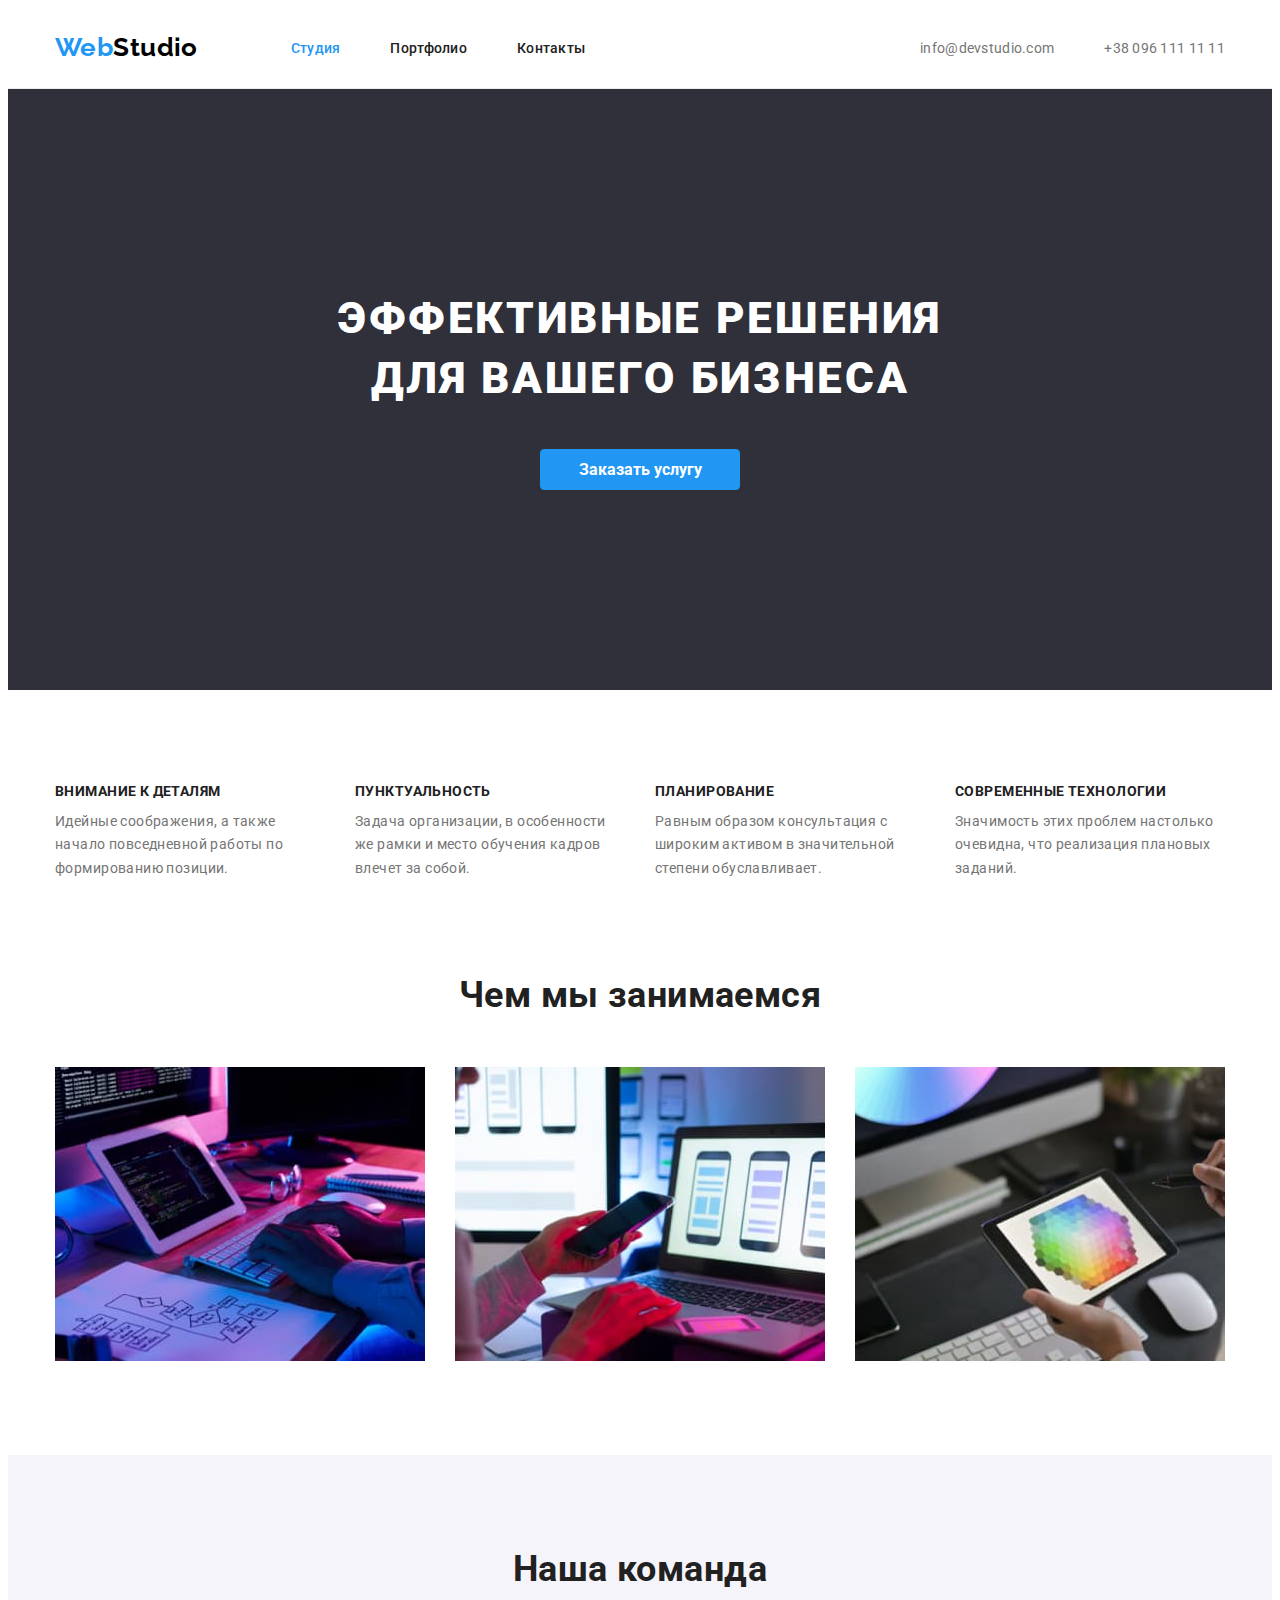
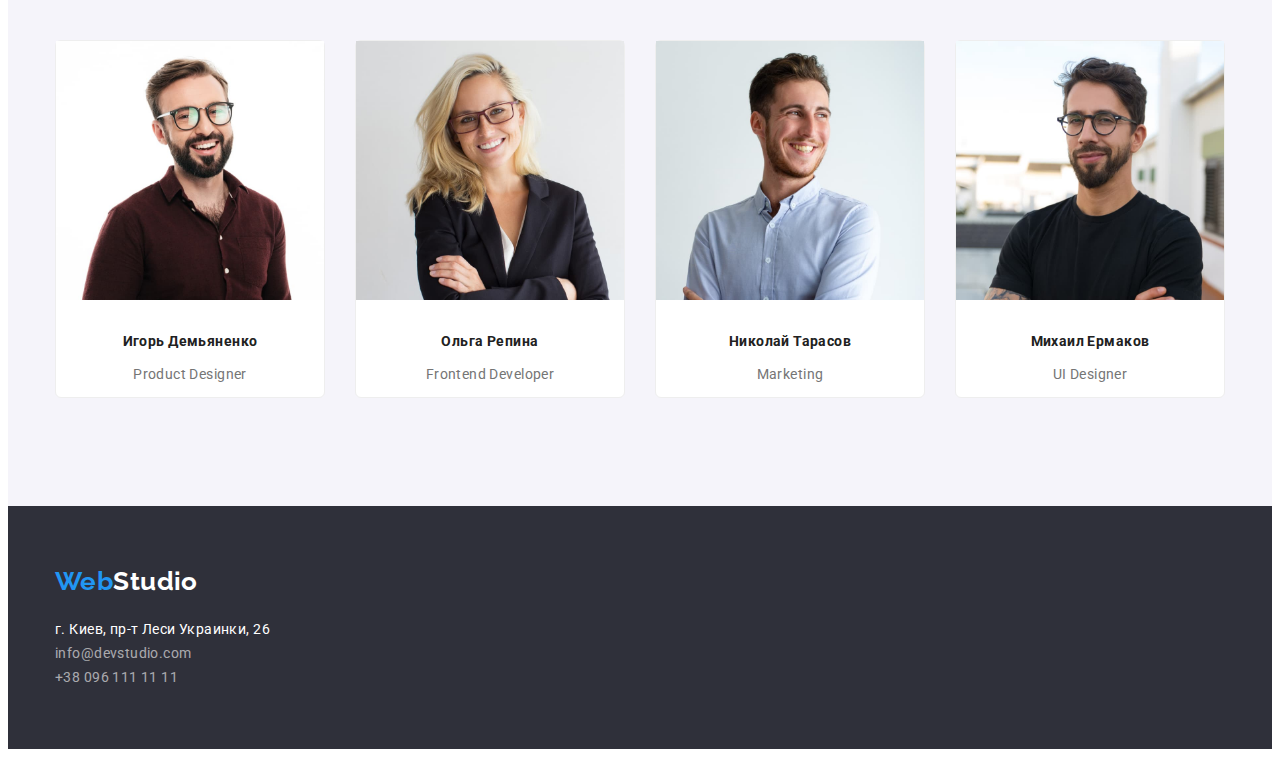
<file: index.html>
<!DOCTYPE html>
<html lang="ru">
<!-- сайт на русском языке -->

<head>
    <meta charset="UTF-8">
    <meta http-equiv="X-UA-Compatible" content="IE=edge">
    <meta name="viewport" content="width=device-width, initial-scale=1.0">

    <title>Главная</title>

    <link rel="stylesheet" href="https://cdnjs.cloudflare.com/ajax/libs/modern-normalize/1.0.0/modern-normalize.min.css" integrity="sha512-ISS7cAi1PEhQ8jnbJpJZMd29NlhNj4AWYyLOSp2CE/CsHxTCu+r+t0D2yoJudVrd0/8fTVPUVDzY5Tvli75u/g==" crossorigin="anonymous" />
    <link rel="preconnect" href="https://fonts.gstatic.com">
    <link href="https://fonts.googleapis.com/css2?family=Raleway:wght@700&family=Roboto:wght@400;500;700;900&display=swap" rel="stylesheet">
    <link rel="stylesheet" href="./css/styles.css">
</head>

<body>

    <!-- Header -->
    <header>
        <div class="container header-main">
            <div class="logo-container">
                <a href="index.html" class="logo-link"><span class="logo">Web</span><span class="studio-up">Studio</span></a>
            </div>
            <nav class="site-nav">
                <ul class="navigation-set list">
                    <li class="nav-set-item"><a href="./index.html" class="navigation-links current">Студия</a></li>
                    <li class="nav-set-item"><a href="./portfolio.html" class="navigation-links">Портфолио</a></li>
                    <li class="nav-set-item"><a href="" class="navigation-links">Контакты</a></li>
                </ul>
            </nav>

            <ul class="list contacts-set">
                <li class="contacts-set-item"><a href="mailto:info@devstudio.com" class="header-contacts">info@devstudio.com</a>
                </li>
                <li class="contacts-set-item"><a href="tel:+380961111111" class="header-contacts">+38 096 111 11 11</a>
                </li>
            </ul>
        </div>
    </header>

    <!-- main content -->
    <main>

        <!-- HERO> -->
        <section class="hero-section">
            <h1 class="hero-title">Эффективные решения <br> для вашего бизнеса</h1>
            <button type="button" class="main-button">
                Заказать услугу
            </button>
        </section>

        <!-- Advantages -->

        <section class="advantages-section container">
            <h2 class="hidden">Наши преимущества</h2>
            <ul class="grid advantages-set list">
                <li class="grid-item advantages-set-item">
                    <div>
                        <h3 class="advantages-header">Внимание к деталям</h3>
                        <p class="advantages-paragraph">Идейные соображения, а также начало повседневной работы по формированию позиции.</p>
                    </div>
                </li>
                <li class="grid-item advantages-set-item">
                    <div>
                        <h3 class="advantages-header">Пунктуальность</h3>
                        <p class="advantages-paragraph">Задача организации, в особенности же рамки и место обучения кадров влечет за собой.</p>
                    </div>
                </li>
                <li class="grid-item advantages-set-item">
                    <div>
                        <h3 class="advantages-header">Планирование</h3>
                        <p class="advantages-paragraph">Равным образом консультация с широким активом в значительной степени обуславливает.
                        </p>
                    </div>
                </li>
                <li class="grid-item advantages-set-item">
                    <div>
                        <h3 class="advantages-header">Современные технологии</h3>
                        <p class="advantages-paragraph">Значимость этих проблем настолько очевидна, что реализация плановых заданий.</p>
                    </div>
                </li>
            </ul>
        </section>

        <!-- Work -->

        <section class="work-section">
            <h2 class="work-section-header">Чем мы занимаемся </h2>
            <div class="container">
                <ul class="grid work-set list">
                    <li class="grid-item work-set-item"><img src="./images/box_1.jpg" alt="Програмист работает на пк" width=370></li>
                    <li class="grid-item work-set-item"><img src="./images/box_2.jpg" alt="веб-дизайнеры разрабатывают интерфейс приложения на смартфон, " width=370></li>
                    <li class="grid-item work-set-item"><img src="./images/box_3.jpg" alt="дизайнер работает над цветовыми решениями на планшете " width=370></li>
                </ul>
            </div>
        </section>

        <!-- Team -->

        <section class="team-section">
            <h2 class="team-section-header">Наша команда</h2>
            <div class="container">
                <ul class="grid team-set list">
                    <li class="grid-item team-set-item">
                        <img src="./images/team1.jpg" alt="Фото Продукт-дизайнера" Width=270>

                        <h4 class="teammates-names">Игорь Демьяненко</h4>
                        <p class="teammates-position">Product Designer</p>
                    </li>
                    <li class="grid-item team-set-item">
                        <img src="./images/team2.jpg" alt="фото фронтэнд-разработчика" Width=270>

                        <h4 class="teammates-names">Ольга Репина</h4>
                        <p class="teammates-position">Frontend Developer</p>
                    </li>
                    <li class="grid-item team-set-item">
                        <img src="./images/team3.jpg" alt="Фото специалиста по маркетингу" Width=270>
                        <h4 class="teammates-names">Николай Тарасов</h4>
                        <p class="teammates-position">Marketing</p>

                    </li>
                    <li class="grid-item team-set-item">
                        <img src="./images/team4.jpg" alt="Фото дизайнера интерфейса" Width=270>
                        <h4 class="teammates-names">Михаил Ермаков</h4>
                        <p class="teammates-position">UI Designer</p>

                    </li>
                </ul>
            </div>
        </section>


    </main>

    <!-- Footer -->

    <footer class="main-foter">
        <div class="footer-logo container">
            <a href="index.html" class="logo-link"><span class="logo">Web</span><span class="studio-down">Studio</span></a></div>
        <div class="footer-address container">
            <address><span class="actual-address">г. Киев, пр-т Леси Украинки, 26 </span><br>
            <a href="mailto:info@devstudio.com" class="footer-contacts">info@devstudio.com</a><br>
            <a href="tel:+380961111111" class="footer-contacts">+38 096 111 11 11</a>
        </address></div>

    </footer>
</body>

</html>
</file>
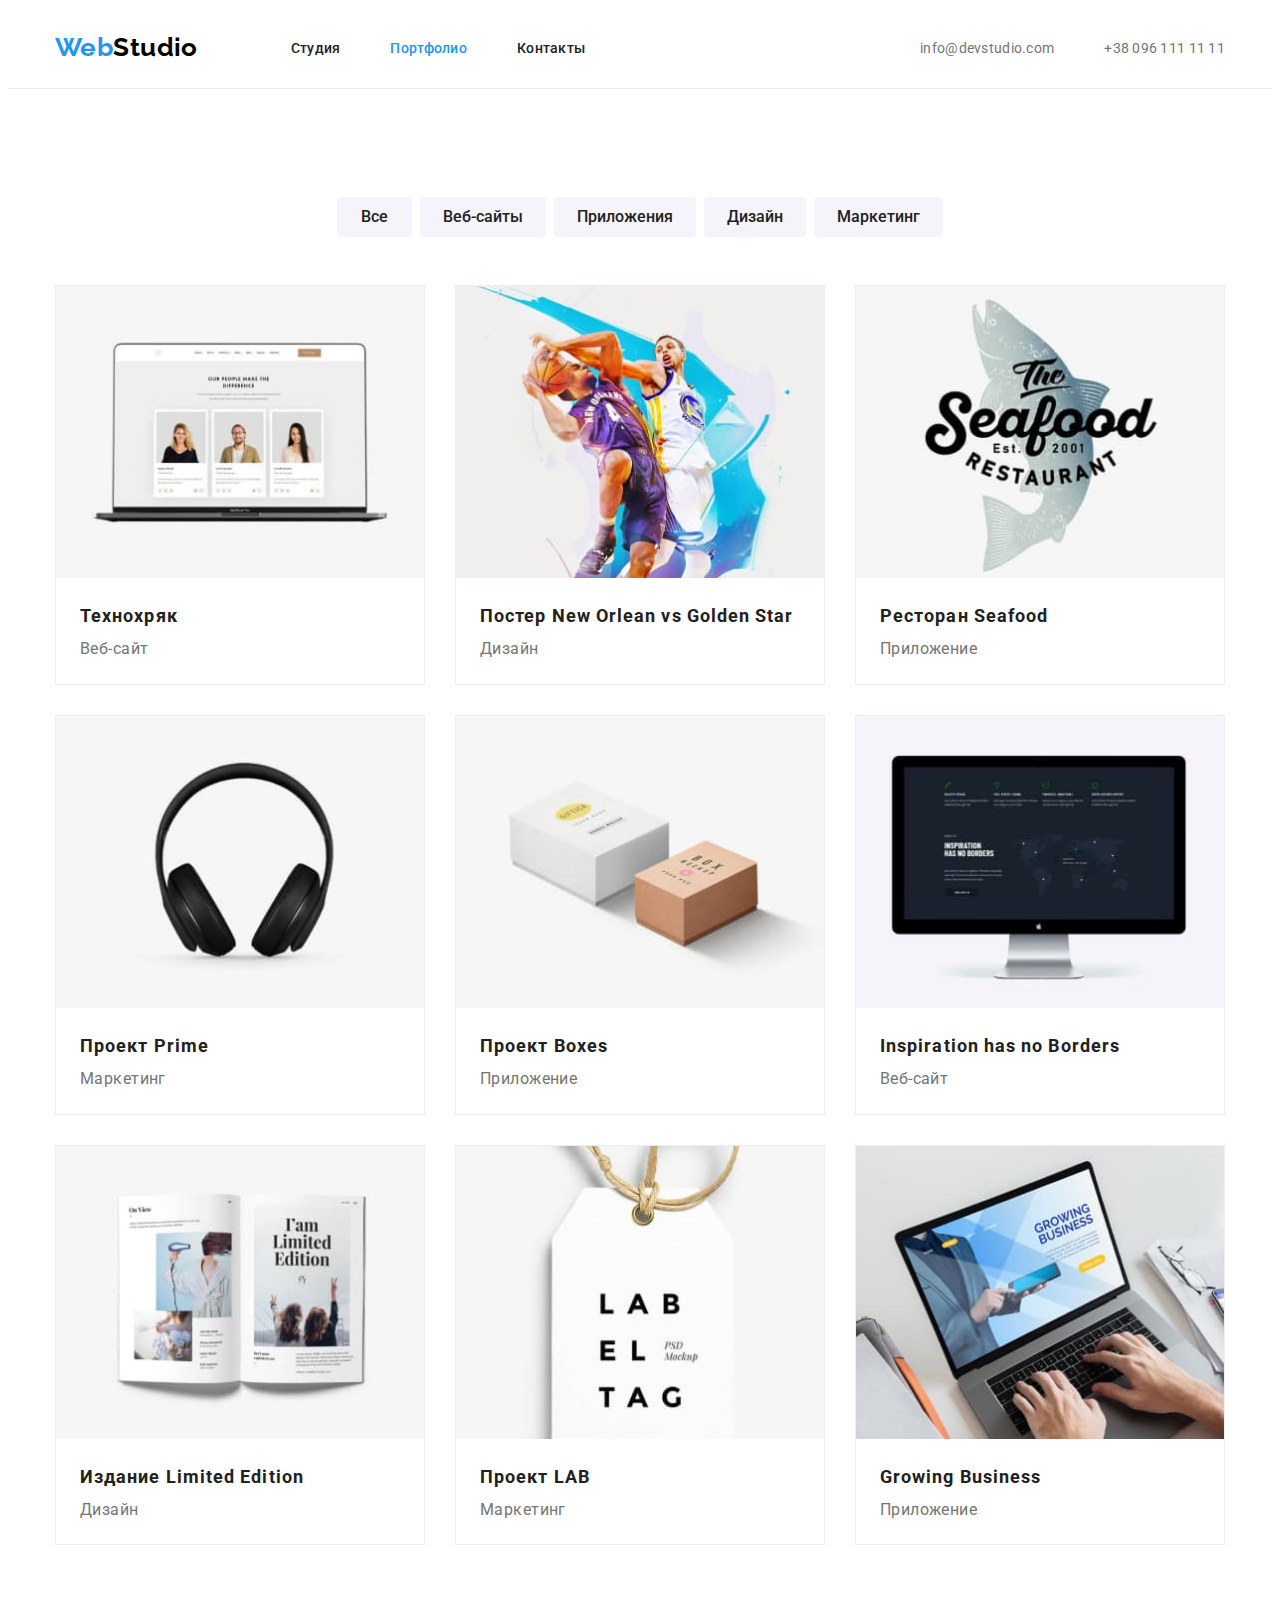
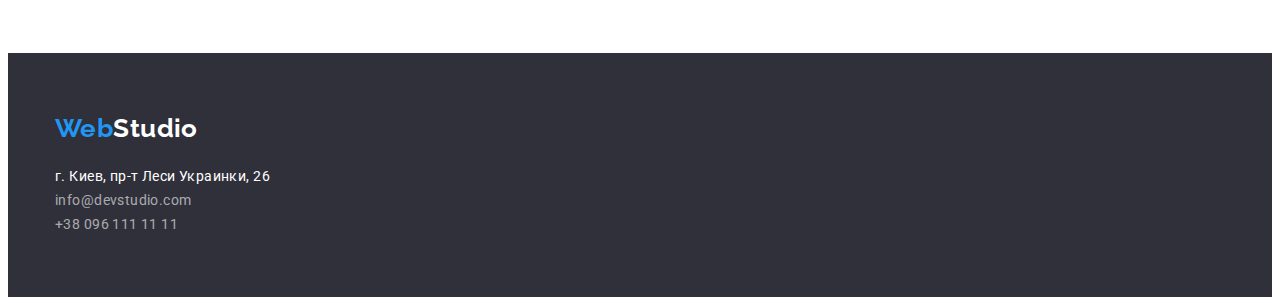
<file: portfolio.html>
<!DOCTYPE html>
<html lang="ru">
<!-- сайт на русском языке -->

<head>
    <meta charset="UTF-8">
    <meta http-equiv="X-UA-Compatible" content="IE=edge">
    <meta name="viewport" content="width=device-width, initial-scale=1.0">
    <title>Портфолио</title>
    <link rel="stylesheet" href="https://cdnjs.cloudflare.com/ajax/libs/modern-normalize/1.0.0/modern-normalize.min.css" integrity="sha512-ISS7cAi1PEhQ8jnbJpJZMd29NlhNj4AWYyLOSp2CE/CsHxTCu+r+t0D2yoJudVrd0/8fTVPUVDzY5Tvli75u/g==" crossorigin="anonymous" />
    <link rel="preconnect" href="https://fonts.gstatic.com">
    <link href="https://fonts.googleapis.com/css2?family=Raleway:wght@700&family=Roboto:wght@400;500;700;900&display=swap" rel="stylesheet">
    <link rel="stylesheet" href="./css/styles.css">
</head>

<body>

    <!-- Header -->
    <header>
        <div class="container header-main">
            <div class="logo-container">
                <a href="index.html" class="logo-link"><span class="logo">Web</span><span class="studio-up">Studio</span></a>
            </div>
            <nav class="site-nav">
                <ul class="navigation-set list">
                    <li class="nav-set-item"><a href="./index.html" class="navigation-links">Студия</a></li>
                    <li class="nav-set-item"><a href="./portfolio.html" class="navigation-links current">Портфолио</a></li>
                    <li class="nav-set-item"><a href="" class="navigation-links">Контакты</a></li>
                </ul>
            </nav>

            <ul class="list contacts-set">
                <li class="contacts-set-item"><a href="mailto:info@devstudio.com" class="header-contacts">info@devstudio.com</a>
                </li>
                <li class="contacts-set-item"><a href="tel:+380961111111" class="header-contacts">+38 096 111 11 11</a>
                </li>
            </ul>
        </div>
    </header>

    <main>
        <h1 class="hidden">Портфолио</h1>
        <div class="filter container">
            <ul class="filter-buttons list">
                <li class="filter-buttons-item"><button type="button" class="simple-button">Все</button></li>
                <li class="filter-buttons-item"><button type="button" class="simple-button">Веб-сайты</button></li>
                <li class="filter-buttons-item"><button type="button" class="simple-button">Приложения</button></li>
                <li class="filter-buttons-item"><button type="button" class="simple-button">Дизайн</button></li>
                <li class="filter-buttons-item"><button type="button" class="simple-button">Маркетинг</button></li>
            </ul>
        </div>
        <div class="examples container">
            <ul class="grid list">
                <li class="grid-item examples-set-items">
                    <img src="./images/PF1.jpg" alt="пример веб-сайта" width=370>
                    <h2 class="product-header">Технохряк</h2>
                    <p class="product-description">Веб-сайт</p>
                </li>
                <li class="grid-item examples-set-items">
                    <img src="./images/PF2.jpg" alt="пример дизайна" width=370>
                    <h2 class="product-header">Постер New Orlean vs Golden Star</h2>
                    <p class="product-description">Дизайн</p>
                </li>
                <li class="grid-item examples-set-items">
                    <img src="./images/PF3.jpg" alt="пример приложения" width=370>
                    <h2 class="product-header">Ресторан Seafood</h2>
                    <p class="product-description">Приложение</p>
                </li>
                <li class="grid-item examples-set-items">
                    <img src="./images/PF4.jpg" alt="пример маркетингового решения" width=370>
                    <h2 class="product-header">Проект Prime</h2>
                    <p class="product-description">Маркетинг</p>
                </li>
                <li class="grid-item examples-set-items">
                    <img src="./images/PF5.jpg" alt="пример приложения" width=370>
                    <h2 class="product-header">Проект Boxes</h2>
                    <p class="product-description">Приложение</p>
                </li>
                <li class="grid-item examples-set-items">
                    <img src="./images/PF6.jpg" alt="пример веб-сайта" width=370>
                    <h2 class="product-header">Inspiration has no Borders</h2>
                    <p class="product-description">Веб-сайт</p>
                </li>
                <li class="grid-item examples-set-items">
                    <img src="./images/PF7.jpg" alt="пример дизайна" width=370>
                    <h2 class="product-header">Издание Limited Edition</h2>
                    <p class="product-description">Дизайн</p>
                </li>
                <li class="grid-item examples-set-items">
                    <img src="./images/PF8.jpg" alt="пример маркетингового решения" width=370>
                    <h2 class="product-header">Проект LAB</h2>
                    <p class="product-description">Маркетинг</p>
                </li>
                <li class="grid-item examples-set-items">
                    <img src="./images/PF9.jpg" alt="пример приложения" width=370>
                    <h2 class="product-header">Growing Business</h2>
                    <p class="product-description">Приложение</p>
                </li>
            </ul>
        </div>
    </main>
    <footer class="main-foter">
        <div class="footer-logo container">
            <a href="index.html" class="logo-link"><span class="logo">Web</span><span class="studio-down">Studio</span></a></div>
        <div class="footer-address container">
            <address><span class="actual-address">г. Киев, пр-т Леси Украинки, 26 </span><br>
            <a href="mailto:info@devstudio.com" class="footer-contacts">info@devstudio.com</a><br>
            <a href="tel:+380961111111" class="footer-contacts">+38 096 111 11 11</a>
        </address></div>

    </footer>
</body>


</html>
</file>
<file: css/styles.css>
:root {
                  --main-color: #2f303a;
                  --important-text-color: #212121;
                  --common-text-color: #757575;
                  --secondary-text-color: rgba(255, 255, 255, 0.6);
                  --important-color: #ffffff;
                  --accent-color: #2196f3;
                  --background-color-main: #e5e5e5;
                  --background-color-secondary: #f5f4fa;
                  --borders-color: #EEEEEE;
                  --grid-item: 3;
              }
              
              html {
                  box-sizing: border-box;
              }
              
              *,
              *::after,
              *::before {
                  box-sizing: inherit;
              }
              
              body {
                  font-family: Roboto, sans-serif;
                  font-style: normal;
                  font-weight: 400;
                  font-size: 14px;
                  line-height: 1.7;
                  letter-spacing: 0.03em;
                  color: var(--common-text-color);
              }
              
              ul.list {
                  list-style-type: none;
                  padding-left: 0;
              }
              
              img {
                  display: block;
                  max-width: 100%;
                  height: auto;
              }
              
              .hidden {
                  position: absolute !important;
                  clip: rect(1px 1px 1px 1px);
                  clip: rect(1px, 1px, 1px, 1px);
                  padding: 0 !important;
                  border: 0 !important;
                  height: 1px !important;
                  width: 1px !important;
                  overflow: hidden;
              }
              
              .container {
                  margin-left: auto;
                  margin-right: auto;
                  width: 1200px;
                  padding-left: 15px;
                  padding-right: 15px;
              }
              
              .grid {
                  display: flex;
                  flex-wrap: wrap;
                  margin-left: -30px;
                  margin-top: -30px;
              }
              
              .grid-item {
                  flex-basis: calc((100% - 30px * var(--grid-item)) / var(--grid-item));
                  margin-left: 30px;
                  margin-top: 30px;
              }
              /* header styles */
              
              header {
                  background-color: var(--important-color);
                  border-bottom: 1px solid #ECECEC;
              }
              
              .header-main {
                  display: flex;
                  align-items: center;
                  height: 80px;
              }
              
              .logo {
                  font-family: Raleway;
                  font-weight: 700;
                  font-size: 26px;
                  line-height: 1.2;
                  color: var(--accent-color);
              }
              
              .studio-up {
                  font-family: Raleway;
                  font-weight: 700;
                  font-size: 26px;
                  line-height: 1.2;
                  color: #000000;
              }
              
              .logo-link {
                  text-decoration: none;
              }
              
              .header-contacts {
                  display: block;
                  color: var(--common-text-color);
                  text-decoration: none;
                  padding-top: 32px;
                  padding-bottom: 32px;
              }
              
              .contacts-set .contacts-set-item:not(:first-child) {
                  margin-left: 50px;
              }
              
              .header-contacts:hover,
              .header-contacts:focus {
                  color: var(--accent-color);
              }
              
              ul.list.contacts-set {
                  display: flex;
                  margin-left: auto;
              }
              
              .site-nav {
                  margin-left: 93px;
              }
              
              .site-nav,
              .header-contacts {
                  line-height: 1.2;
                  letter-spacing: 0.02em;
              }
              
              .site-nav .nav-set-item:not(:first-child) {
                  margin-left: 50px;
              }
              
              .navigation-set {
                  display: flex;
              }
              
              .navigation-links:hover,
              .navigation-links:focus {
                  color: var(--accent-color);
              }
              
              .navigation-links {
                  display: block;
                  font-weight: 500;
                  font-size: 14px;
                  color: var(--important-text-color);
                  text-decoration: none;
                  padding-top: 32px;
                  padding-bottom: 32px;
              }
              
              .navigation-links.current {
                  color: var(--accent-color);
              }
              /* main styles */
              /* Hero Section styles */
              
              .hero-section {
                  background-color: var(--main-color);
                  color: var(--important-color);
                  /* outline: 1px solid lawngreen; */
                  margin-top: 0;
                  margin-bottom: 94px;
                  padding-top: 200px;
                  text-align: center;
              }
              
              .hero-title {
                  font-weight: 900;
                  font-size: 44px;
                  line-height: 1.36;
                  letter-spacing: 0.06em;
                  text-transform: uppercase;
                  margin-top: 0px;
                  margin-bottom: 40px;
                  /* outline: 1px solid red; */
              }
              
              .main-button {
                  display: inline-block;
                  background-color: var(--accent-color);
                  color: var(--important-color);
                  cursor: pointer;
                  min-width: 200px;
                  padding: 10px 32px;
                  font-size: 16px;
                  font-weight: 700;
                  font-family: inherit;
                  border: 1px solid var(--accent-color);
                  text-align: center;
                  border-radius: 4px;
                  margin-bottom: 200px;
              }
              /* Advantages section styles */
              
              .advantages-section,
              .work-section {
                  background-color: var(--important-color);
                  /* outline: 1px solid blue; */
                  margin-top: 0;
                  margin-bottom: 0;
              }
              
              .advantages-section {
                  margin-bottom: 94px;
              }
              
              .advantages-set .advantages-set-item:not(:first-child) {
                  margin-left: 30px;
              }
              
              .advantages-header {
                  font-weight: 700;
                  font-size: 14px;
                  line-height: 1.14;
                  text-transform: uppercase;
                  color: var(--important-text-color);
                  margin-top: 0;
                  margin-bottom: 10px;
              }
              
              .advantages-set-item .advantages-paragraph {
                  margin-top: 0;
                  margin-bottom: 0;
              }
              
              .advantages-set {
                  --grid-item: 4;
              }
              /* Work section styles*/
              
              .work-section {
                  margin-bottom: 94px;
              }
              
              .work-section-header,
              .team-section-header {
                  font-weight: 700;
                  font-size: 36px;
                  line-height: 1.16;
                  text-align: center;
                  color: var(--important-text-color);
                  margin-top: 0px;
                  margin-bottom: 50px;
              }
              /* Team section styles*/
              
              .team-section {
                  background-color: var(--background-color-secondary);
                  padding-top: 94px;
                  padding-bottom: 94px;
              }
              
              .team-set-item {
                  background-color: var(--important-color);
                  border: 1px solid var(--borders-color);
                  border-radius: 6px;
                  --grid-item: 4;
              }
              
              .teammates-names {
                  color: var(--important-text-color);
                  margin-top: 30px;
                  margin-bottom: 10px;
                  text-align: center;
              }
              
              .teammates-position {
                  text-align: center;
                  margin-top: 0;
                  margin-bottom: 10px;
              }
              /* Portfolio page styles */
              
              .filter-buttons {
                  display: flex;
                  justify-content: center;
              }
              
              .filter {
                  padding-top: 94px;
                  padding-bottom: 34px;
              }
              
              .filter-buttons .filter-buttons-item:not(:first-child) {
                  margin-left: 8px;
              }
              
              .simple-button {
                  display: inline-block;
                  background-color: var(--background-color-secondary);
                  color: var(--important-text-color);
                  font-family: inherit;
                  font-weight: 500;
                  font-size: 16px;
                  line-height: 1.6;
                  text-align: center;
                  cursor: pointer;
                  border-radius: 4px;
                  border: 1px solid transparent;
                  min-width: 75px;
                  padding: 6px 22px;
              }
              
              .simple-button:hover,
              .simple-button:focus {
                  background-color: var(--accent-color);
                  color: var(--important-color);
                  border: 1px solid var(--accent-color);
              }
              
              .examples-set-items {
                  border: 1px solid var(--borders-color);
                  --grid-item: 3;
                  padding-bottom: 20px;
              }
              
              .examples {
                  padding-bottom: 94px;
              }
              
              .product-header {
                  font-weight: 700;
                  font-size: 18px;
                  line-height: 2;
                  letter-spacing: 0.06em;
                  color: var(--important-text-color);
                  margin-top: 0px;
                  margin-bottom: 0px;
                  padding-left: 24px;
                  padding-right: 24px;
                  padding-top: 20px;
              }
              
              .product-description {
                  font-size: 16px;
                  line-height: 1.87;
                  margin-top: 0px;
                  margin-bottom: 0px;
                  padding-left: 24px;
                  padding-right: 24px;
              }
              /* footer styles */
              
              .main-foter {
                  background-color: var(--main-color);
                  padding-top: 60px;
                  padding-bottom: 60px;
              }
              
              .footer-logo {
                  margin-bottom: 20px;
              }
              
              .studio-down {
                  font-family: Raleway;
                  font-weight: 700;
                  font-size: 26px;
                  line-height: 1.2;
                  color: var(--important-color);
              }
              
              .actual-address {
                  color: var(--important-color);
              }
              
              .actual-address {
                  font-style: normal;
              }
              
              .footer-contacts {
                  color: var(--secondary-text-color);
                  text-decoration: none;
                  font-style: normal;
              }
              
              .footer-contacts:hover,
              .footer-contacts:focus {
                  color: var(--accent-color);
              }
</file>
